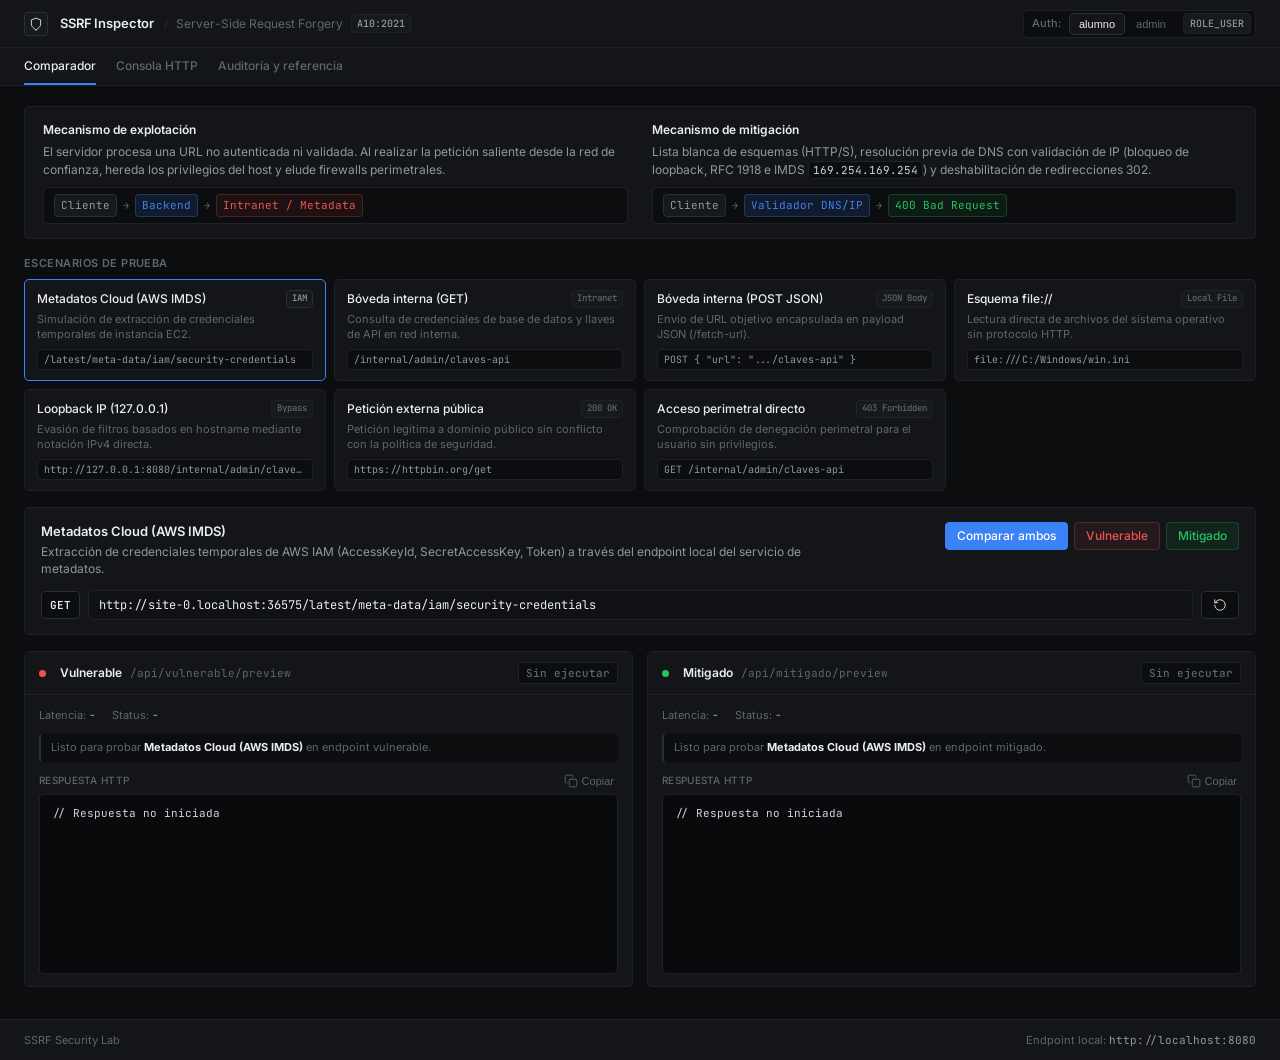
<file: Server-Side Request Forgery (SSRF)/src/main/resources/static/index.html>
<!DOCTYPE html>
<html lang="es">
<head>
  <meta charset="UTF-8">
  <meta name="viewport" content="width=device-width, initial-scale=1.0">
  <title>SSRF Console — OWASP A10:2021</title>
  <link rel="preconnect" href="https://fonts.googleapis.com">
  <link rel="preconnect" href="https://fonts.gstatic.com" crossorigin>
  <link href="https://fonts.googleapis.com/css2?family=Inter:wght@400;500;600&family=JetBrains+Mono:wght@400;500&display=swap" rel="stylesheet">
  <link rel="stylesheet" href="style.css">
</head>
<body>

  <!-- TOPBAR -->
  <header class="navbar">
    <div class="brand-wrapper">
      <div class="brand-icon">
        <svg class="svg-icon" viewBox="0 0 24 24"><path d="M12 22s8-4 8-10V5l-8-3-8 3v7c0 6 8 10 8 10z"/></svg>
      </div>
      <div class="brand-text">
        <h1>SSRF Inspector</h1>
        <div class="brand-subtitle">
          <span>Server-Side Request Forgery</span>
          <span class="badge-owasp">A10:2021</span>
        </div>
      </div>
    </div>

    <!-- AUTHENTICATION / IDENTITY SWITCHER -->
    <div class="auth-bar">
      <span class="auth-label">Auth:</span>
      <div class="auth-switch-btns">
        <button class="btn-auth active" id="btn-auth-alumno" title="Usuario estándar (alumno:password)">
          alumno
        </button>
        <button class="btn-auth" id="btn-auth-admin" title="Administrador (admin:password)">
          admin
        </button>
      </div>
      <span class="current-role-badge role-user" id="badge-active-role">ROLE_USER</span>
    </div>
  </header>

  <!-- NAVIGATION TABS -->
  <nav class="nav-tabs">
    <button class="nav-tab active" data-tab="tab-comparador" id="tab-btn-comparador">
      Comparador
    </button>
    <button class="nav-tab" data-tab="tab-consola" id="tab-btn-consola">
      Consola HTTP
    </button>
    <button class="nav-tab" data-tab="tab-teoria" id="tab-btn-teoria">
      Auditoría y referencia
    </button>
  </nav>

  <!-- MAIN CONTAINER -->
  <main class="main-content">

    <!-- ========================================== -->
    <!-- TAB 1: COMPARADOR (VULNERABLE VS MITIGADO) -->
    <!-- ========================================== -->
    <section class="tab-pane active" id="tab-comparador">

      <!-- ARCHITECTURE SUMMARY -->
      <div class="concept-banner">
        <div class="banner-col">
          <h3>Mecanismo de explotación</h3>
          <p>
            El servidor procesa una URL no autenticada ni validada. Al realizar la petición saliente desde la red de confianza, hereda los privilegios del host y elude firewalls perimetrales.
          </p>
          <div class="flow-diagram">
            <span class="flow-node client">Cliente</span>
            <span class="flow-arrow">&rarr;</span>
            <span class="flow-node server">Backend</span>
            <span class="flow-arrow">&rarr;</span>
            <span class="flow-node internal">Intranet / Metadata</span>
          </div>
        </div>
        <div class="banner-col">
          <h3>Mecanismo de mitigación</h3>
          <p>
            Lista blanca de esquemas (HTTP/S), resolución previa de DNS con validación de IP (bloqueo de loopback, RFC 1918 e IMDS <code>169.254.169.254</code>) y deshabilitación de redirecciones 302.
          </p>
          <div class="flow-diagram">
            <span class="flow-node client">Cliente</span>
            <span class="flow-arrow">&rarr;</span>
            <span class="flow-node server">Validador DNS/IP</span>
            <span class="flow-arrow">&rarr;</span>
            <span class="flow-node safe">400 Bad Request</span>
          </div>
        </div>
      </div>

      <!-- PRESET SCENARIO SELECTOR -->
      <div class="scenarios-section">
        <div class="section-title">
          <span>Escenarios de prueba</span>
        </div>
        <div class="scenario-grid">
          
          <div class="scenario-card active" data-scenario="cloud-metadata" id="preset-cloud-metadata">
            <div class="scenario-card-header">
              <span class="scenario-title">Metadatos Cloud (AWS IMDS)</span>
              <span class="scenario-badge">IAM</span>
            </div>
            <p class="scenario-desc">Simulación de extracción de credenciales temporales de instancia EC2.</p>
            <div class="scenario-target">/latest/meta-data/iam/security-credentials</div>
          </div>

          <div class="scenario-card" data-scenario="intranet-keys-get" id="preset-intranet-keys-get">
            <div class="scenario-card-header">
              <span class="scenario-title">Bóveda interna (GET)</span>
              <span class="scenario-badge">Intranet</span>
            </div>
            <p class="scenario-desc">Consulta de credenciales de base de datos y llaves de API en red interna.</p>
            <div class="scenario-target">/internal/admin/claves-api</div>
          </div>

          <div class="scenario-card" data-scenario="intranet-keys-post" id="preset-intranet-keys-post">
            <div class="scenario-card-header">
              <span class="scenario-title">Bóveda interna (POST JSON)</span>
              <span class="scenario-badge">JSON Body</span>
            </div>
            <p class="scenario-desc">Envío de URL objetivo encapsulada en payload JSON (/fetch-url).</p>
            <div class="scenario-target">POST { "url": ".../claves-api" }</div>
          </div>

          <div class="scenario-card" data-scenario="file-scheme" id="preset-file-scheme">
            <div class="scenario-card-header">
              <span class="scenario-title">Esquema file://</span>
              <span class="scenario-badge">Local File</span>
            </div>
            <p class="scenario-desc">Lectura directa de archivos del sistema operativo sin protocolo HTTP.</p>
            <div class="scenario-target">file:///C:/Windows/win.ini</div>
          </div>

          <div class="scenario-card" data-scenario="loopback-ip" id="preset-loopback-ip">
            <div class="scenario-card-header">
              <span class="scenario-title">Loopback IP (127.0.0.1)</span>
              <span class="scenario-badge">Bypass</span>
            </div>
            <p class="scenario-desc">Evasión de filtros basados en hostname mediante notación IPv4 directa.</p>
            <div class="scenario-target">http://127.0.0.1:8080/internal/admin/claves-api</div>
          </div>

          <div class="scenario-card" data-scenario="legit-public" id="preset-legit-public">
            <div class="scenario-card-header">
              <span class="scenario-title">Petición externa pública</span>
              <span class="scenario-badge">200 OK</span>
            </div>
            <p class="scenario-desc">Petición legítima a dominio público sin conflicto con la política de seguridad.</p>
            <div class="scenario-target">https://httpbin.org/get</div>
          </div>

          <div class="scenario-card" data-scenario="direct-perimeter" id="preset-direct-perimeter">
            <div class="scenario-card-header">
              <span class="scenario-title">Acceso perimetral directo</span>
              <span class="scenario-badge">403 Forbidden</span>
            </div>
            <p class="scenario-desc">Comprobación de denegación perimetral para el usuario sin privilegios.</p>
            <div class="scenario-target">GET /internal/admin/claves-api</div>
          </div>

        </div>
      </div>

      <!-- ACTIVE SCENARIO CONTROL BAR -->
      <div class="active-scenario-bar">
        <div class="asb-top">
          <div class="asb-info">
            <h2 id="current-scenario-title">Metadatos Cloud (AWS IMDS)</h2>
            <p class="asb-explanation" id="current-scenario-desc">
              El servidor consulta el endpoint local de metadatos exponiendo credenciales de acceso de IAM.
            </p>
          </div>
          <div class="asb-actions">
            <button class="btn btn-primary" id="btn-run-comparison">
              Comparar ambos
            </button>
            <button class="btn btn-vuln" id="btn-run-vuln-only">
              Vulnerable
            </button>
            <button class="btn btn-safe" id="btn-run-safe-only">
              Mitigado
            </button>
          </div>
        </div>

        <div class="asb-inputs">
          <span class="method-tag" id="current-method-tag">GET</span>
          <input type="text" class="target-url-input" id="current-target-url" value="http://localhost:8080/latest/meta-data/iam/security-credentials" placeholder="URL objetivo...">
          <button class="btn" id="btn-reset-scenario-url" title="Restablecer URL">
            <svg class="svg-icon" viewBox="0 0 24 24"><path d="M3 12a9 9 0 1 0 9-9 9.75 9.75 0 0 0-6.74 2.74L3 8"/><path d="M3 3v5h5"/></svg>
          </button>
        </div>
      </div>

      <!-- SIDE-BY-SIDE COMPARISON PANELS -->
      <div class="comparison-grid">

        <!-- VULNERABLE -->
        <div class="comparison-card">
          <div class="card-header-panel">
            <div class="card-header-title">
              <span class="status-dot dot-vuln"></span>
              <h3>Vulnerable</h3>
              <span class="endpoint-code" id="vuln-endpoint-path">/api/vulnerable/preview</span>
            </div>
            <span class="status-badge status-empty" id="vuln-status-badge">Sin ejecutar</span>
          </div>

          <div class="card-body-panel">
            <div class="meta-stats">
              <span class="meta-stat-item">Latencia: <strong id="vuln-response-time">-</strong></span>
              <span class="meta-stat-item">Status: <strong id="vuln-http-code">-</strong></span>
            </div>

            <div class="verdict-box neutral" id="vuln-verdict-box">
              Ejecuta una petición para inspeccionar el comportamiento del endpoint vulnerable.
            </div>

            <div class="response-viewer-wrapper">
              <div class="response-viewer-header">
                <span>Respuesta HTTP</span>
                <button class="btn-copy" id="btn-copy-vuln" title="Copiar">
                  <svg class="svg-icon" viewBox="0 0 24 24"><rect x="9" y="9" width="13" height="13" rx="2" ry="2"/><path d="M5 15H4a2 2 0 0 1-2-2V4a2 2 0 0 1 2-2h9a2 2 0 0 1 2 2v1"/></svg>
                  <span>Copiar</span>
                </button>
              </div>
              <pre class="response-code-box" id="vuln-response-box">// Respuesta no iniciada</pre>
            </div>
          </div>
        </div>

        <!-- MITIGATED -->
        <div class="comparison-card">
          <div class="card-header-panel">
            <div class="card-header-title">
              <span class="status-dot dot-safe"></span>
              <h3>Mitigado</h3>
              <span class="endpoint-code" id="safe-endpoint-path">/api/mitigado/preview</span>
            </div>
            <span class="status-badge status-empty" id="safe-status-badge">Sin ejecutar</span>
          </div>

          <div class="card-body-panel">
            <div class="meta-stats">
              <span class="meta-stat-item">Latencia: <strong id="safe-response-time">-</strong></span>
              <span class="meta-stat-item">Status: <strong id="safe-http-code">-</strong></span>
            </div>

            <div class="verdict-box neutral" id="safe-verdict-box">
              El validador inspeccionará la URL y la resolución IP antes de conectar.
            </div>

            <div class="response-viewer-wrapper">
              <div class="response-viewer-header">
                <span>Respuesta HTTP</span>
                <button class="btn-copy" id="btn-copy-safe" title="Copiar">
                  <svg class="svg-icon" viewBox="0 0 24 24"><rect x="9" y="9" width="13" height="13" rx="2" ry="2"/><path d="M5 15H4a2 2 0 0 1-2-2V4a2 2 0 0 1 2-2h9a2 2 0 0 1 2 2v1"/></svg>
                  <span>Copiar</span>
                </button>
              </div>
              <pre class="response-code-box" id="safe-response-box">// Respuesta no iniciada</pre>
            </div>
          </div>
        </div>

      </div>

    </section>

    <!-- ========================================== -->
    <!-- TAB 2: CONSOLA DE PETICIONES HTTP -->
    <!-- ========================================== -->
    <section class="tab-pane" id="tab-consola">

      <div class="console-container">
        
        <!-- REQUEST BUILDER -->
        <div class="console-card">
          <div class="section-title">
            <span>Constructor de petición</span>
          </div>

          <div class="form-group">
            <label class="form-label" for="console-endpoint-type">Destino:</label>
            <select class="form-select" id="console-endpoint-type">
              <option value="vuln-get">Vulnerable GET — /api/vulnerable/preview?url=...</option>
              <option value="vuln-post">Vulnerable POST — /api/vulnerable/fetch-url</option>
              <option value="safe-get">Mitigado GET — /api/mitigado/preview?url=...</option>
              <option value="safe-post">Mitigado POST — /api/mitigado/fetch-url</option>
              <option value="direct-keys">Directo GET — /internal/admin/claves-api</option>
              <option value="direct-cloud">Directo GET — /latest/meta-data/iam/security-credentials</option>
              <option value="custom">URL personalizada</option>
            </select>
          </div>

          <div class="form-group" id="group-target-url">
            <label class="form-label" for="console-target-url">URL objetivo (parámetro url):</label>
            <input type="text" class="form-input" id="console-target-url" value="http://localhost:8080/internal/admin/claves-api">
          </div>

          <div class="form-group" id="group-full-url" style="display:none;">
            <label class="form-label" for="console-full-url">URL completa:</label>
            <input type="text" class="form-input" id="console-full-url" value="http://localhost:8080/api/vulnerable/preview?url=http://localhost:8080/internal/admin/claves-api">
          </div>

          <div class="form-group">
            <label class="form-label" for="console-method">Método:</label>
            <select class="form-select" id="console-method">
              <option value="GET">GET</option>
              <option value="POST">POST</option>
            </select>
          </div>

          <div class="form-group" id="group-json-body" style="display:none;">
            <label class="form-label" for="console-json-body">Payload JSON:</label>
            <textarea class="form-textarea" id="console-json-body">{
  "url": "http://localhost:8080/internal/admin/claves-api"
}</textarea>
          </div>

          <div class="form-group">
            <label class="form-label">Cabecera de autenticación:</label>
            <div style="font-size:11px;color:var(--text-muted);background:var(--bg-canvas);padding:6px 10px;border-radius:var(--radius-sm);border:1px solid var(--border-subtle);font-family:var(--font-mono);" id="console-auth-preview">
              Authorization: Basic YWx1bW5vOnBhc3N3b3Jk (alumno:password)
            </div>
          </div>

          <div style="margin-top:auto;padding-top:8px;">
            <button class="btn btn-primary" id="btn-console-send" style="width:100%;height:32px;">
              Enviar petición
            </button>
          </div>
        </div>

        <!-- RESPONSE INSPECTOR -->
        <div class="console-card">
          <div class="section-title" style="display:flex;justify-content:space-between;align-items:center;">
            <span>Inspector de respuesta</span>
            <span class="status-badge status-empty" id="console-status-badge">Sin enviar</span>
          </div>

          <div class="meta-stats">
            <span class="meta-stat-item">Latencia: <strong id="console-time-stat">-</strong></span>
            <span class="meta-stat-item">Código: <strong id="console-status-stat">-</strong></span>
            <span class="meta-stat-item">Content-Type: <strong id="console-type-stat">-</strong></span>
          </div>

          <div class="verdict-box neutral" id="console-verdict-box">
            Define la petición y presiona Enviar.
          </div>

          <div class="response-viewer-wrapper">
            <div class="response-viewer-header">
              <span>Cuerpo de respuesta</span>
              <button class="btn-copy" id="btn-copy-console" title="Copiar">
                <svg class="svg-icon" viewBox="0 0 24 24"><rect x="9" y="9" width="13" height="13" rx="2" ry="2"/><path d="M5 15H4a2 2 0 0 1-2-2V4a2 2 0 0 1 2-2h9a2 2 0 0 1 2 2v1"/></svg>
                <span>Copiar</span>
              </button>
            </div>
            <pre class="response-code-box" id="console-response-box" style="min-height:240px;">// Respuesta no iniciada</pre>
          </div>
        </div>

      </div>

    </section>

    <!-- ========================================== -->
    <!-- TAB 3: AUDITORÍA Y REFERENCIA TÉCNICA -->
    <!-- ========================================== -->
    <section class="tab-pane" id="tab-teoria">

      <div class="table-wrapper">
        <div class="table-header-bar">
          <div class="section-title" style="margin-bottom:0;">
            <span>Registro de peticiones</span>
          </div>
          <button class="btn" id="btn-clear-history" style="font-size:11px;height:24px;padding:2px 8px;">
            Limpiar logs
          </button>
        </div>

        <table class="audit-table">
          <thead>
            <tr>
              <th>Hora</th>
              <th>Usuario</th>
              <th>Endpoint</th>
              <th>Método</th>
              <th>URL Objetivo</th>
              <th>Status</th>
              <th>Diagnóstico</th>
            </tr>
          </thead>
          <tbody id="audit-table-body">
            <tr>
              <td colspan="7" style="text-align:center;color:var(--text-muted);padding:20px;">
                Sin eventos registrados.
              </td>
            </tr>
          </tbody>
        </table>
      </div>

      <div class="guide-card">
        <div class="section-title">
          <span>Referencia de controles y mitigación</span>
        </div>

        <div class="guide-grid">
          
          <div class="guide-item">
            <h4>Confianza perimetral</h4>
            <p>
              El servidor se encuentra dentro de la zona de confianza de la red. Una petición SSRF utiliza el proceso backend como intermediario para evadir filtros perimetrales y consultar puertos no expuestos.
            </p>
          </div>

          <div class="guide-item">
            <h4>Metadatos Cloud (IMDS)</h4>
            <p>
              En entornos AWS, GCP o Azure, la dirección de link-local <code>169.254.169.254</code> expone credenciales de rol de la máquina. El acceso mediante SSRF compromete tokens de infraestructura.
            </p>
          </div>

          <div class="guide-item">
            <h4>Esquemas no HTTP</h4>
            <p>
              Bibliotecas estándar permiten protocolos como <code>file://</code> o <code>gopher://</code>. Esto habilita lectura directa del sistema de archivos local si no existe whitelist explícita de esquema.
            </p>
          </div>

          <div class="guide-item">
            <h4>Implementación de defensa</h4>
            <p>
              <code>SsrfValidatorService</code> valida protocolo estricto, realiza resolución DNS y rechaza direcciones de loopback (<code>127.0.0.1</code>, <code>::1</code>), RFC 1918 y rangos de metadatos antes del handshake de red.
            </p>
          </div>

        </div>
      </div>

    </section>

  </main>

  <!-- FOOTER -->
  <footer class="footer">
    <div>
      <span>SSRF Security Lab</span>
    </div>
    <div>
      <span>Endpoint local: <code>http://localhost:8080</code></span>
    </div>
  </footer>

  <!-- TOAST NOTIFICATION -->
  <div class="toast" id="toast-notification">Notificación</div>

  <script src="app.js"></script>
</body>
</html>
</file>
<file: Server-Side Request Forgery (SSRF)/src/main/resources/static/style.css>
/* =============================================================================
   SSRF LAB — REFINED DEVELOPER CONSOLE DESIGN SYSTEM
   Inspired by Linear / Vercel / DevTools / Postman
   ============================================================================= */

:root {
  /* Surface & Background */
  --bg-canvas: #0c0d0f;
  --bg-surface: #131518;
  --bg-surface-hover: #191c20;
  --bg-subtle: #17191d;
  --bg-code: #090a0c;
  --bg-input: #0f1114;
  --bg-input-focus: #121418;

  /* Borders */
  --border-subtle: #1e2126;
  --border-muted: #2a2e36;
  --border-focus: #3b82f6;

  /* Typography Colors */
  --text-primary: #eaedf1;
  --text-secondary: #9097a2;
  --text-muted: #5e6672;
  --text-code: #d1d5db;

  /* Single Accent */
  --accent: #3b82f6;
  --accent-hover: #2563eb;
  --accent-muted: rgba(59, 130, 246, 0.12);
  --accent-border: rgba(59, 130, 246, 0.3);

  /* Semantic State Colors (Subdued, strictly functional) */
  --vuln-color: #ef5350;
  --vuln-bg: rgba(239, 83, 80, 0.08);
  --vuln-border: rgba(239, 83, 80, 0.24);

  --safe-color: #22c55e;
  --safe-bg: rgba(34, 197, 94, 0.08);
  --safe-border: rgba(34, 197, 94, 0.24);

  --warn-color: #eab308;
  --warn-bg: rgba(234, 179, 8, 0.08);
  --warn-border: rgba(234, 179, 8, 0.24);

  --info-color: #38bdf8;

  /* Typography */
  --font-sans: 'Inter', -apple-system, BlinkMacSystemFont, 'Segoe UI', Roboto, sans-serif;
  --font-mono: 'JetBrains Mono', ui-monospace, SFMono-Regular, Menlo, Consolas, monospace;

  /* Layout scale */
  --radius: 5px;
  --radius-sm: 4px;
  --transition: 120ms ease;
}

/* Base Reset */
*, *::before, *::after {
  box-sizing: border-box;
  margin: 0;
  padding: 0;
}

body {
  font-family: var(--font-sans);
  background-color: var(--bg-canvas);
  color: var(--text-primary);
  line-height: 1.5;
  font-size: 13px;
  -webkit-font-smoothing: antialiased;
  min-height: 100vh;
  display: flex;
  flex-direction: column;
}

/* Custom Thin Scrollbar */
::-webkit-scrollbar {
  width: 6px;
  height: 6px;
}
::-webkit-scrollbar-track {
  background: var(--bg-canvas);
}
::-webkit-scrollbar-thumb {
  background: var(--border-muted);
  border-radius: 3px;
}
::-webkit-scrollbar-thumb:hover {
  background: var(--text-muted);
}

/* SVG icon utility */
.svg-icon {
  width: 14px;
  height: 14px;
  stroke: currentColor;
  stroke-width: 1.5;
  fill: none;
  stroke-linecap: round;
  stroke-linejoin: round;
  display: inline-block;
  vertical-align: middle;
  flex-shrink: 0;
}

/* =============================================================================
   HEADER / TOPBAR
   ============================================================================= */
.navbar {
  background: var(--bg-surface);
  border-bottom: 1px solid var(--border-subtle);
  padding: 0 24px;
  height: 48px;
  display: flex;
  justify-content: space-between;
  align-items: center;
  gap: 16px;
}

.brand-wrapper {
  display: flex;
  align-items: center;
  gap: 12px;
}

.brand-icon {
  width: 24px;
  height: 24px;
  border-radius: var(--radius-sm);
  background: var(--bg-subtle);
  border: 1px solid var(--border-muted);
  display: flex;
  align-items: center;
  justify-content: center;
  color: var(--text-primary);
}

.brand-text {
  display: flex;
  align-items: center;
  gap: 10px;
}

.brand-text h1 {
  font-size: 13px;
  font-weight: 600;
  letter-spacing: -0.01em;
  color: var(--text-primary);
}

.brand-subtitle {
  font-size: 12px;
  color: var(--text-muted);
  display: flex;
  align-items: center;
  gap: 8px;
}

.brand-subtitle::before {
  content: "/";
  color: var(--border-muted);
}

.badge-owasp {
  font-family: var(--font-mono);
  font-size: 10px;
  padding: 1px 5px;
  border-radius: var(--radius-sm);
  background: var(--bg-subtle);
  color: var(--text-secondary);
  border: 1px solid var(--border-subtle);
  font-weight: 500;
}

/* AUTHENTICATION CONTROLLER (Segmented toggle) */
.auth-bar {
  display: flex;
  align-items: center;
  gap: 8px;
  background: var(--bg-canvas);
  border: 1px solid var(--border-subtle);
  border-radius: var(--radius);
  padding: 2px 4px 2px 8px;
}

.auth-label {
  font-size: 11px;
  color: var(--text-muted);
  font-weight: 500;
}

.auth-switch-btns {
  display: flex;
  gap: 2px;
}

.btn-auth {
  background: transparent;
  color: var(--text-muted);
  border: none;
  padding: 4px 9px;
  border-radius: var(--radius-sm);
  font-size: 11px;
  font-weight: 500;
  cursor: pointer;
  display: flex;
  align-items: center;
  gap: 5px;
  transition: color var(--transition), background-color var(--transition);
}

.btn-auth:hover {
  color: var(--text-primary);
}

.btn-auth.active {
  background: var(--bg-surface);
  color: var(--text-primary);
  border: 1px solid var(--border-muted);
  box-shadow: 0 1px 2px rgba(0,0,0,0.2);
}

.current-role-badge {
  font-family: var(--font-mono);
  font-size: 10px;
  padding: 2px 6px;
  border-radius: var(--radius-sm);
  font-weight: 500;
}

.role-user {
  background: var(--bg-subtle);
  color: var(--text-secondary);
  border: 1px solid var(--border-subtle);
}

.role-admin {
  background: rgba(168, 85, 247, 0.1);
  color: #c084fc;
  border: 1px solid rgba(168, 85, 247, 0.25);
}

/* =============================================================================
   NAVIGATION TABS (Clean underline style)
   ============================================================================= */
.nav-tabs {
  background: var(--bg-surface);
  border-bottom: 1px solid var(--border-subtle);
  padding: 0 24px;
  display: flex;
  gap: 20px;
}

.nav-tab {
  background: none;
  border: none;
  border-bottom: 2px solid transparent;
  padding: 10px 0;
  font-family: var(--font-sans);
  font-size: 12px;
  font-weight: 500;
  color: var(--text-muted);
  cursor: pointer;
  display: flex;
  align-items: center;
  gap: 6px;
  transition: color var(--transition), border-color var(--transition);
}

.nav-tab:hover {
  color: var(--text-primary);
}

.nav-tab.active {
  color: var(--text-primary);
  border-bottom-color: var(--accent);
}

/* =============================================================================
   MAIN CONTENT CONTAINER
   ============================================================================= */
.main-content {
  flex: 1;
  padding: 20px 24px 32px;
  max-width: 1440px;
  width: 100%;
  margin: 0 auto;
}

.tab-pane {
  display: none;
}

.tab-pane.active {
  display: block;
}

/* =============================================================================
   INFO BANNER / OVERVIEW
   ============================================================================= */
.concept-banner {
  background: var(--bg-surface);
  border: 1px solid var(--border-subtle);
  border-radius: var(--radius);
  padding: 14px 18px;
  margin-bottom: 16px;
  display: grid;
  grid-template-columns: 1fr 1fr;
  gap: 24px;
}

.banner-col h3 {
  font-size: 12px;
  font-weight: 600;
  color: var(--text-primary);
  margin-bottom: 4px;
  display: flex;
  align-items: center;
  gap: 6px;
}

.banner-col p {
  font-size: 12px;
  color: var(--text-secondary);
  line-height: 1.5;
}

.banner-col strong {
  color: var(--text-primary);
}

.banner-col code {
  font-family: var(--font-mono);
  font-size: 11px;
  padding: 1px 4px;
  border-radius: var(--radius-sm);
  background: var(--bg-canvas);
  border: 1px solid var(--border-subtle);
  color: var(--text-code);
}

.flow-diagram {
  display: flex;
  align-items: center;
  gap: 6px;
  margin-top: 8px;
  padding: 6px 10px;
  background: var(--bg-canvas);
  border: 1px solid var(--border-subtle);
  border-radius: var(--radius-sm);
  font-family: var(--font-mono);
  font-size: 11px;
  overflow-x: auto;
}

.flow-node {
  padding: 2px 6px;
  border-radius: var(--radius-sm);
  white-space: nowrap;
}

.flow-node.client {
  background: var(--bg-subtle);
  color: var(--text-secondary);
  border: 1px solid var(--border-muted);
}

.flow-node.server {
  background: var(--accent-muted);
  color: var(--accent);
  border: 1px solid var(--accent-border);
}

.flow-node.internal {
  background: var(--vuln-bg);
  color: var(--vuln-color);
  border: 1px solid var(--vuln-border);
}

.flow-node.safe {
  background: var(--safe-bg);
  color: var(--safe-color);
  border: 1px solid var(--safe-border);
}

.flow-arrow {
  color: var(--text-muted);
  font-size: 10px;
}

/* =============================================================================
   SCENARIOS SELECTOR (Compact sober list/grid)
   ============================================================================= */
.scenarios-section {
  margin-bottom: 16px;
}

.section-title {
  font-size: 11px;
  font-weight: 600;
  text-transform: uppercase;
  letter-spacing: 0.04em;
  color: var(--text-muted);
  margin-bottom: 8px;
  display: flex;
  align-items: center;
  gap: 6px;
}

.scenario-grid {
  display: grid;
  grid-template-columns: repeat(auto-fill, minmax(260px, 1fr));
  gap: 8px;
}

.scenario-card {
  background: var(--bg-surface);
  border: 1px solid var(--border-subtle);
  border-radius: var(--radius);
  padding: 10px 12px;
  cursor: pointer;
  transition: border-color var(--transition), background-color var(--transition);
  display: flex;
  flex-direction: column;
  justify-content: space-between;
  gap: 4px;
}

.scenario-card:hover {
  background: var(--bg-surface-hover);
  border-color: var(--border-muted);
}

.scenario-card.active {
  border-color: var(--accent);
  background: var(--bg-surface);
}

.scenario-card-header {
  display: flex;
  justify-content: space-between;
  align-items: center;
  gap: 6px;
}

.scenario-title {
  font-size: 12px;
  font-weight: 500;
  color: var(--text-primary);
  display: flex;
  align-items: center;
  gap: 6px;
}

.scenario-badge {
  font-family: var(--font-mono);
  font-size: 9px;
  font-weight: 500;
  padding: 1px 5px;
  border-radius: var(--radius-sm);
  background: var(--bg-subtle);
  color: var(--text-muted);
  border: 1px solid var(--border-subtle);
  white-space: nowrap;
}

.scenario-card.active .scenario-badge {
  color: var(--text-secondary);
  border-color: var(--border-muted);
}

.scenario-desc {
  font-size: 11px;
  color: var(--text-muted);
  line-height: 1.4;
}

.scenario-target {
  font-family: var(--font-mono);
  font-size: 10px;
  color: var(--text-secondary);
  background: var(--bg-canvas);
  border: 1px solid var(--border-subtle);
  padding: 2px 6px;
  border-radius: var(--radius-sm);
  overflow: hidden;
  text-overflow: ellipsis;
  white-space: nowrap;
  margin-top: 2px;
}

/* =============================================================================
   ACTIVE SCENARIO CONTROLS BAR
   ============================================================================= */
.active-scenario-bar {
  background: var(--bg-surface);
  border: 1px solid var(--border-subtle);
  border-radius: var(--radius);
  padding: 14px 16px;
  margin-bottom: 16px;
  display: flex;
  flex-direction: column;
  gap: 12px;
}

.asb-top {
  display: flex;
  justify-content: space-between;
  align-items: flex-start;
  gap: 16px;
  flex-wrap: wrap;
}

.asb-info h2 {
  font-size: 13px;
  font-weight: 600;
  color: var(--text-primary);
  display: flex;
  align-items: center;
  gap: 8px;
}

.asb-explanation {
  font-size: 12px;
  color: var(--text-secondary);
  margin-top: 2px;
  max-width: 800px;
  line-height: 1.45;
}

.asb-actions {
  display: flex;
  gap: 6px;
  flex-wrap: wrap;
}

.asb-inputs {
  display: grid;
  grid-template-columns: auto 1fr auto;
  gap: 8px;
  align-items: center;
}

.method-tag {
  background: var(--bg-canvas);
  border: 1px solid var(--border-muted);
  color: var(--text-primary);
  font-family: var(--font-mono);
  font-size: 11px;
  font-weight: 600;
  padding: 5px 8px;
  border-radius: var(--radius-sm);
  text-align: center;
}

.target-url-input {
  background: var(--bg-input);
  border: 1px solid var(--border-subtle);
  color: var(--text-primary);
  font-family: var(--font-mono);
  font-size: 12px;
  padding: 6px 10px;
  border-radius: var(--radius-sm);
  outline: none;
  width: 100%;
  transition: border-color var(--transition);
}

.target-url-input:focus {
  border-color: var(--border-focus);
  background: var(--bg-input-focus);
}

/* =============================================================================
   BUTTONS (Sober, tool-like)
   ============================================================================= */
.btn {
  background: var(--bg-canvas);
  border: 1px solid var(--border-muted);
  color: var(--text-primary);
  padding: 5px 11px;
  border-radius: var(--radius-sm);
  font-size: 12px;
  font-weight: 500;
  font-family: var(--font-sans);
  cursor: pointer;
  display: inline-flex;
  align-items: center;
  justify-content: center;
  gap: 6px;
  transition: background-color var(--transition), border-color var(--transition), color var(--transition);
  height: 28px;
  white-space: nowrap;
}

.btn:hover {
  background: var(--bg-surface-hover);
  border-color: var(--text-muted);
}

.btn:focus-visible {
  outline: none;
  border-color: var(--accent);
}

.btn:disabled {
  opacity: 0.5;
  cursor: not-allowed;
}

.btn-primary {
  background: var(--accent);
  border-color: var(--accent);
  color: #ffffff;
}

.btn-primary:hover {
  background: var(--accent-hover);
  border-color: var(--accent-hover);
}

.btn-vuln {
  background: var(--vuln-bg);
  border-color: var(--vuln-border);
  color: var(--vuln-color);
}

.btn-vuln:hover {
  background: rgba(239, 83, 80, 0.14);
}

.btn-safe {
  background: var(--safe-bg);
  border-color: var(--safe-border);
  color: var(--safe-color);
}

.btn-safe:hover {
  background: rgba(34, 197, 94, 0.14);
}

/* =============================================================================
   COMPARISON PANELS (Side-by-side)
   ============================================================================= */
.comparison-grid {
  display: grid;
  grid-template-columns: 1fr 1fr;
  gap: 14px;
}

.comparison-card {
  background: var(--bg-surface);
  border: 1px solid var(--border-subtle);
  border-radius: var(--radius);
  display: flex;
  flex-direction: column;
}

.card-header-panel {
  padding: 10px 14px;
  background: var(--bg-surface);
  border-bottom: 1px solid var(--border-subtle);
  display: flex;
  justify-content: space-between;
  align-items: center;
}

.card-header-title {
  display: flex;
  align-items: center;
  gap: 8px;
}

.card-header-title h3 {
  font-size: 12px;
  font-weight: 600;
  color: var(--text-primary);
}

.card-header-title .endpoint-code {
  font-family: var(--font-mono);
  font-size: 11px;
  color: var(--text-muted);
}

/* Status Indicator Dot */
.status-dot {
  width: 7px;
  height: 7px;
  border-radius: 50%;
  display: inline-block;
  margin-right: 6px;
  flex-shrink: 0;
}

.dot-vuln {
  background-color: var(--vuln-color);
}

.dot-safe {
  background-color: var(--safe-color);
}

.dot-neutral {
  background-color: var(--text-muted);
}

/* Status badges (discreet tag style) */
.status-badge {
  font-family: var(--font-mono);
  font-size: 11px;
  font-weight: 500;
  padding: 2px 7px;
  border-radius: var(--radius-sm);
  display: flex;
  align-items: center;
  gap: 5px;
}

.status-empty {
  color: var(--text-muted);
  background: var(--bg-canvas);
  border: 1px solid var(--border-subtle);
}

.status-200 {
  color: var(--safe-color);
  background: var(--safe-bg);
  border: 1px solid var(--safe-border);
}

.status-400 {
  color: var(--warn-color);
  background: var(--warn-bg);
  border: 1px solid var(--warn-border);
}

.status-403 {
  color: var(--vuln-color);
  background: var(--vuln-bg);
  border: 1px solid var(--vuln-border);
}

.status-500 {
  color: #c084fc;
  background: rgba(168, 85, 247, 0.08);
  border: 1px solid rgba(168, 85, 247, 0.24);
}

.card-body-panel {
  padding: 12px 14px;
  flex: 1;
  display: flex;
  flex-direction: column;
  gap: 10px;
}

.meta-stats {
  display: flex;
  gap: 16px;
  font-size: 11px;
  color: var(--text-muted);
}

.meta-stat-item strong {
  font-family: var(--font-mono);
  color: var(--text-secondary);
  font-weight: 500;
}

/* Verdict box (clean status line, no bulky card) */
.verdict-box {
  padding: 6px 10px;
  border-radius: var(--radius-sm);
  font-size: 11px;
  line-height: 1.45;
  border-left: 2px solid var(--border-muted);
  background: var(--bg-canvas);
}

.verdict-box.vuln-fail {
  border-left-color: var(--vuln-color);
  color: var(--text-secondary);
}

.verdict-box.safe-pass {
  border-left-color: var(--safe-color);
  color: var(--text-secondary);
}

.verdict-box.neutral {
  border-left-color: var(--border-muted);
  color: var(--text-muted);
}

.verdict-box strong {
  color: var(--text-primary);
}

/* Code Response Viewer */
.response-viewer-wrapper {
  flex: 1;
  display: flex;
  flex-direction: column;
}

.response-viewer-header {
  display: flex;
  justify-content: space-between;
  align-items: center;
  margin-bottom: 4px;
  font-size: 10px;
  text-transform: uppercase;
  letter-spacing: 0.03em;
  color: var(--text-muted);
  font-weight: 500;
}

.btn-copy {
  background: transparent;
  border: none;
  color: var(--text-muted);
  cursor: pointer;
  font-size: 11px;
  display: flex;
  align-items: center;
  gap: 4px;
  padding: 2px 4px;
  border-radius: var(--radius-sm);
  transition: color var(--transition);
}

.btn-copy:hover {
  color: var(--text-primary);
}

.response-code-box {
  background: var(--bg-code);
  border: 1px solid var(--border-subtle);
  border-radius: var(--radius-sm);
  padding: 10px 12px;
  font-family: var(--font-mono);
  font-size: 11px;
  line-height: 1.5;
  color: var(--text-code);
  overflow: auto;
  min-height: 180px;
  max-height: 380px;
  white-space: pre-wrap;
  word-break: break-all;
}

/* =============================================================================
   CUSTOM REQUEST CONSOLE (Postman style)
   ============================================================================= */
.console-container {
  display: grid;
  grid-template-columns: 1fr 1fr;
  gap: 14px;
}

.console-card {
  background: var(--bg-surface);
  border: 1px solid var(--border-subtle);
  border-radius: var(--radius);
  padding: 16px;
  display: flex;
  flex-direction: column;
  gap: 12px;
}

.form-group {
  display: flex;
  flex-direction: column;
  gap: 4px;
}

.form-label {
  font-size: 11px;
  font-weight: 500;
  color: var(--text-secondary);
  display: flex;
  justify-content: space-between;
}

.form-select, .form-input, .form-textarea {
  background: var(--bg-input);
  border: 1px solid var(--border-subtle);
  border-radius: var(--radius-sm);
  padding: 6px 10px;
  color: var(--text-primary);
  font-family: var(--font-sans);
  font-size: 12px;
  outline: none;
  transition: border-color var(--transition);
}

.form-select:focus, .form-input:focus, .form-textarea:focus {
  border-color: var(--border-focus);
  background: var(--bg-input-focus);
}

.form-textarea {
  font-family: var(--font-mono);
  font-size: 11px;
  resize: vertical;
  min-height: 80px;
}

/* =============================================================================
   AUDIT HISTORY TABLE (Dense log style)
   ============================================================================= */
.table-wrapper {
  background: var(--bg-surface);
  border: 1px solid var(--border-subtle);
  border-radius: var(--radius);
  overflow: hidden;
}

.table-header-bar {
  padding: 10px 14px;
  background: var(--bg-surface);
  border-bottom: 1px solid var(--border-subtle);
  display: flex;
  justify-content: space-between;
  align-items: center;
}

.audit-table {
  width: 100%;
  border-collapse: collapse;
  font-size: 12px;
}

.audit-table th {
  background: var(--bg-canvas);
  padding: 6px 12px;
  text-align: left;
  font-weight: 500;
  color: var(--text-muted);
  border-bottom: 1px solid var(--border-subtle);
  font-size: 10px;
  text-transform: uppercase;
  letter-spacing: 0.03em;
}

.audit-table td {
  padding: 7px 12px;
  border-bottom: 1px solid var(--border-subtle);
  color: var(--text-secondary);
  line-height: 1.4;
}

.audit-table tr:hover td {
  background: var(--bg-surface-hover);
  color: var(--text-primary);
}

.font-mono-td {
  font-family: var(--font-mono);
  font-size: 11px;
}

/* Status in table without heavy pill */
.audit-table .status-badge {
  display: inline-flex;
  padding: 1px 4px;
  font-size: 10px;
}

/* =============================================================================
   THEORY / GUIDE SECTION
   ============================================================================= */
.guide-card {
  background: var(--bg-surface);
  border: 1px solid var(--border-subtle);
  border-radius: var(--radius);
  padding: 16px;
  margin-top: 14px;
}

.guide-grid {
  display: grid;
  grid-template-columns: 1fr 1fr;
  gap: 12px;
  margin-top: 10px;
}

.guide-item {
  background: var(--bg-canvas);
  border: 1px solid var(--border-subtle);
  border-radius: var(--radius-sm);
  padding: 10px 12px;
}

.guide-item h4 {
  font-size: 12px;
  font-weight: 600;
  color: var(--text-primary);
  margin-bottom: 4px;
}

.guide-item p {
  font-size: 11px;
  color: var(--text-secondary);
  line-height: 1.45;
}

.guide-item code {
  font-family: var(--font-mono);
  font-size: 11px;
  padding: 1px 4px;
  background: var(--bg-surface);
  border-radius: var(--radius-sm);
}

/* =============================================================================
   FOOTER
   ============================================================================= */
.footer {
  border-top: 1px solid var(--border-subtle);
  background: var(--bg-surface);
  padding: 12px 24px;
  display: flex;
  justify-content: space-between;
  align-items: center;
  font-size: 11px;
  color: var(--text-muted);
  margin-top: auto;
}

.footer code {
  font-family: var(--font-mono);
  color: var(--text-secondary);
}

/* =============================================================================
   LOADING SPINNER & TOAST
   ============================================================================= */
.spinner {
  width: 12px;
  height: 12px;
  border: 1.5px solid rgba(255, 255, 255, 0.2);
  border-radius: 50%;
  border-top-color: currentColor;
  animation: spin 0.6s linear infinite;
  display: inline-block;
  vertical-align: middle;
}

@keyframes spin {
  to { transform: rotate(360deg); }
}

.toast {
  position: fixed;
  bottom: 20px;
  right: 20px;
  background: var(--bg-surface);
  border: 1px solid var(--border-muted);
  color: var(--text-primary);
  padding: 8px 14px;
  border-radius: var(--radius-sm);
  font-size: 11px;
  box-shadow: 0 4px 12px rgba(0, 0, 0, 0.4);
  z-index: 1000;
  opacity: 0;
  transform: translateY(6px);
  transition: opacity var(--transition), transform var(--transition);
  pointer-events: none;
}

.toast.show {
  opacity: 1;
  transform: translateY(0);
}

/* =============================================================================
   RESPONSIVE
   ============================================================================= */
@media (max-width: 960px) {
  .comparison-grid, .concept-banner, .console-container, .guide-grid {
    grid-template-columns: 1fr;
  }
  .navbar {
    padding: 0 16px;
    height: auto;
    padding-top: 8px;
    padding-bottom: 8px;
  }
  .main-content {
    padding: 16px;
  }
  .nav-tabs {
    padding: 0 16px;
  }
}
</file>
